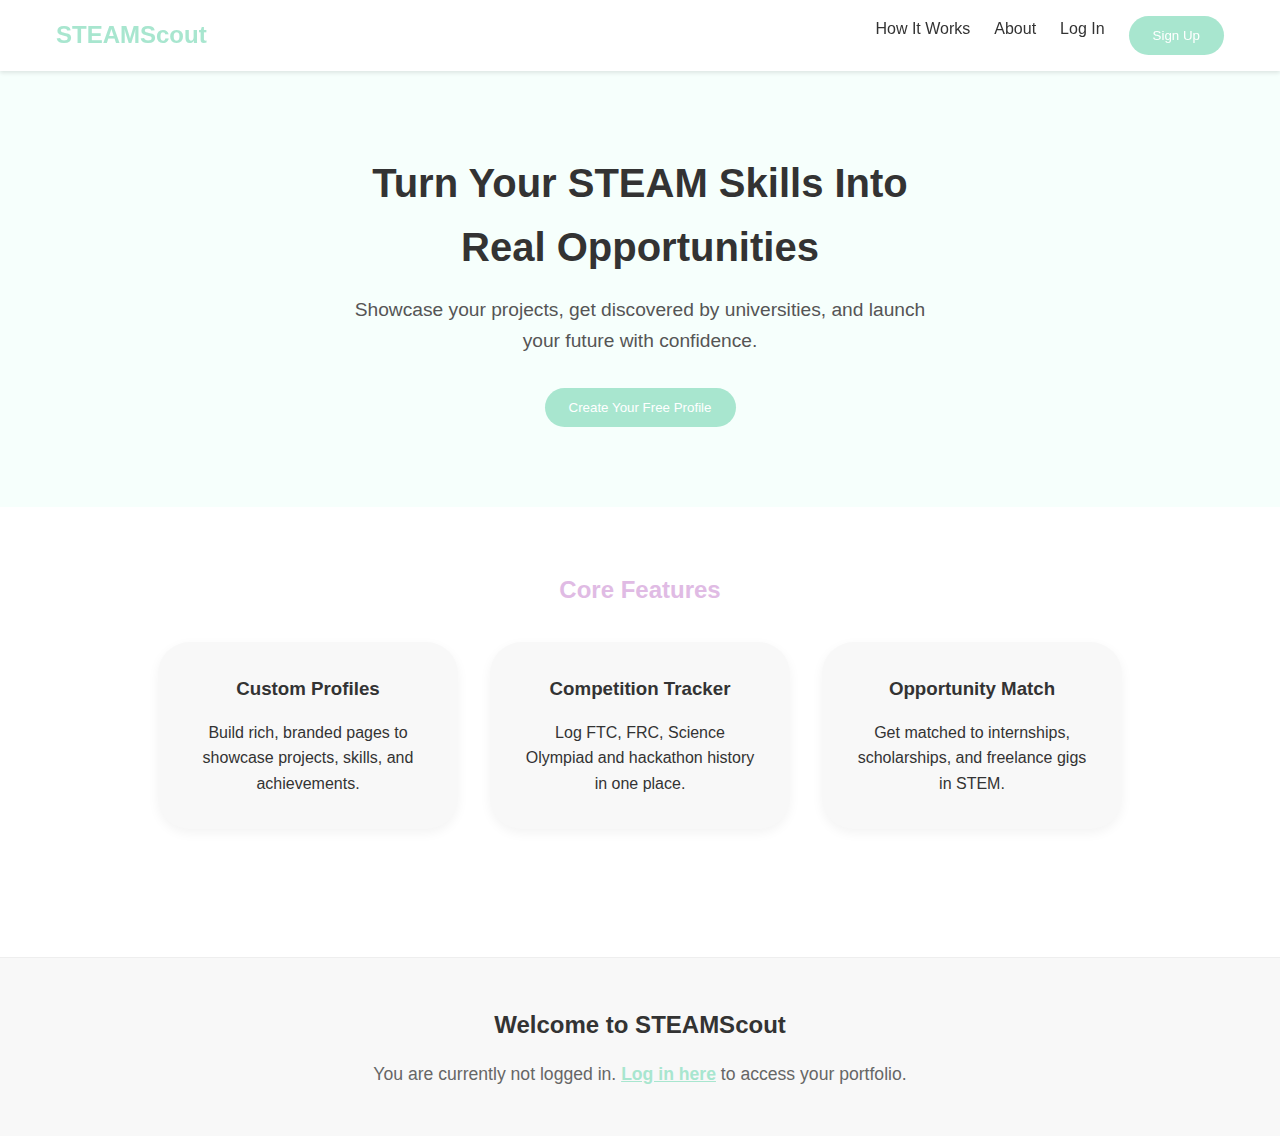
<file: index.html>
<!DOCTYPE html>
<html lang="en">
<head>
  <meta charset="UTF-8" />
  <meta name="viewport" content="width=device-width, initial-scale=1.0" />
  <title>STEAMScout - test update</title>
  <link rel="stylesheet" href="style.css" />
</head>
<body>
  <header>
    <nav>
      <div class="logo">STEAM<span style="color:#A8E6CF;">Scout</span></div>
      <ul>
        <li><a href="how-it-works.html">How It Works</a></li>
        <li><a href="about.html">About</a></li>
        <li><a href="login.html">Log In</a></li>
        <li><button class="cta" onclick="location.href='signup.html'">Sign Up</button></li>
      </ul>
    </nav>
  </header>

  <main>
    <!-- Hero -->
    <section class="hero" style="background-color: #f6fffc; padding: 5rem 2rem; text-align: center;">
      <div class="hero-content">
        <h1>Turn Your STEAM Skills Into<br />Real Opportunities</h1>
        <p>Showcase your projects, get discovered by universities, and launch<br />your future with confidence.</p>
        <button class="cta" onclick="location.href='signup.html'">Create Your Free Profile</button>
      </div>
    </section>

    <!-- Core Features -->
    <section class="section features" style="text-align: center;">
      <h2 style="color: #E0BBE4; margin-bottom: 2rem;">Core Features</h2>
      <div style="display: flex; justify-content: center; flex-wrap: wrap; gap: 2rem;">

        <div style="background: #f8f8f8; padding: 2rem; border-radius: 2rem; max-width: 300px; box-shadow: 0 4px 12px rgba(0,0,0,0.05);">
          <h3 style="color: #333; margin-bottom: 1rem;">Custom Profiles</h3>
          <p>Build rich, branded pages to showcase projects, skills, and achievements.</p>
        </div>

        <div style="background: #f8f8f8; padding: 2rem; border-radius: 2rem; max-width: 300px; box-shadow: 0 4px 12px rgba(0,0,0,0.05);">
          <h3 style="color: #333; margin-bottom: 1rem;">Competition Tracker</h3>
          <p>Log FTC, FRC, Science Olympiad and hackathon history in one place.</p>
        </div>

        <div style="background: #f8f8f8; padding: 2rem; border-radius: 2rem; max-width: 300px; box-shadow: 0 4px 12px rgba(0,0,0,0.05);">
          <h3 style="color: #333; margin-bottom: 1rem;">Opportunity Match</h3>
          <p>Get matched to internships, scholarships, and freelance gigs in STEM.</p>
        </div>

      </div>
    </section>

    <!-- Welcome Section -->
    <section id="welcome" style="margin-top: 4rem; padding: 3rem 2rem; text-align: center; background: #f8f8f8; border-top: 1px solid #eee;">
      <div style="max-width: 600px; margin: auto;">
        <h2 style="margin-bottom: 1rem;">Welcome to STEAMScout</h2>
        <p style="font-size: 1.1rem; color: #666;">
          You are currently not logged in. <a href="login.html" style="color: #A8E6CF; font-weight: bold;">Log in here</a> to access your portfolio.
        </p>
      </div>
    </section>
  </main>

  <script src="script.js"></script>
</body>
</html>
</file>
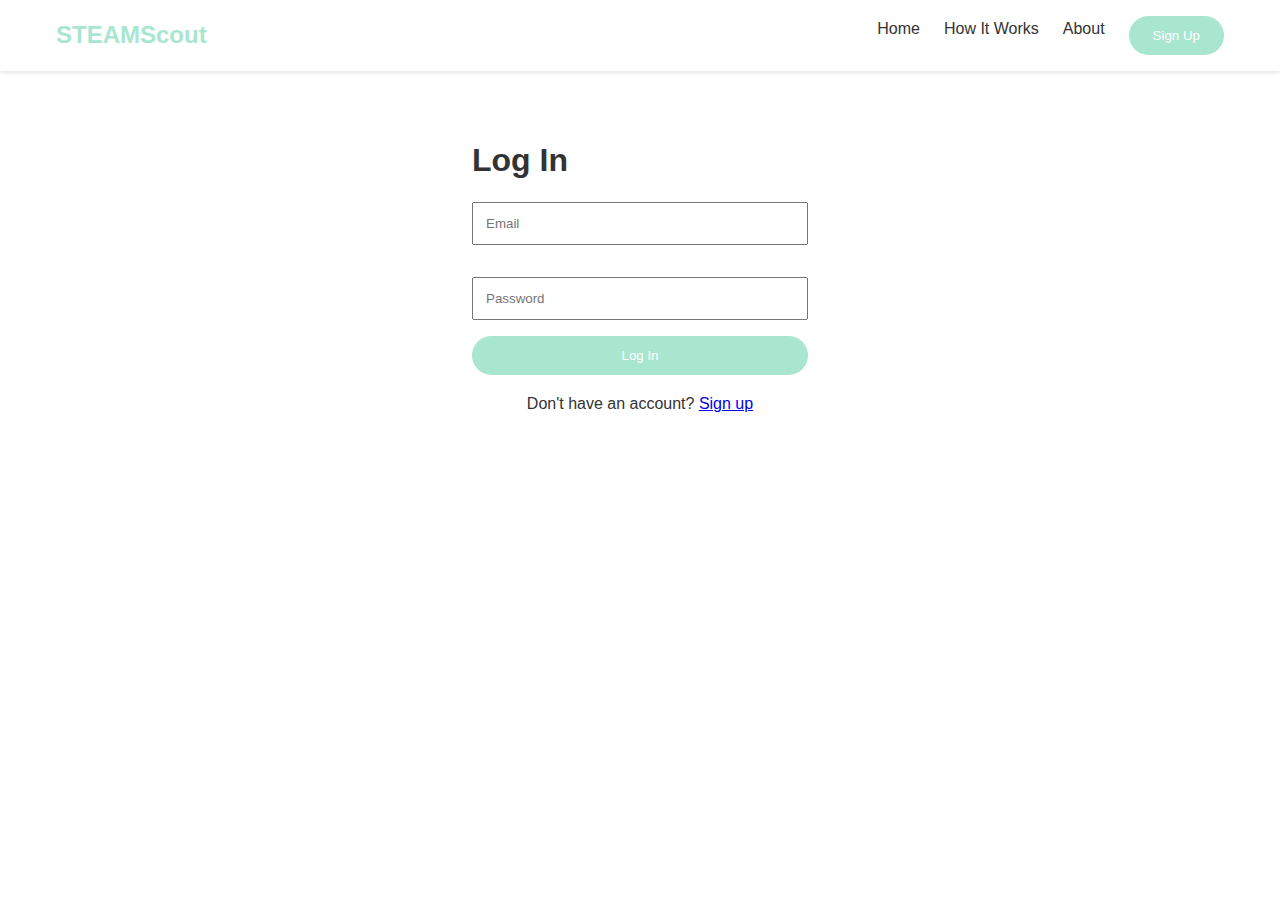
<file: login.html>
<!DOCTYPE html>
<html lang="en">
<head>
  <meta charset="UTF-8" />
  <meta name="viewport" content="width=device-width, initial-scale=1" />
  <title>Log In – STEAMScout</title>
  <link rel="stylesheet" href="style.css" />
</head>
<body>
  <header>
    <nav>
      <div class="logo">STEAMScout</div>
      <ul>
        <li><a href="index.html">Home</a></li>
        <li><a href="how-it-works.html">How It Works</a></li>
        <li><a href="about.html">About</a></li>
        <li><button class="cta" onclick="location.href='signup.html'">Sign Up</button></li>
      </ul>
    </nav>
  </header>

  <main class="section" style="max-width: 400px; margin: auto;">
    <h1>Log In</h1>
    <input type="email" placeholder="Email" style="width: 100%; margin: 1rem 0; padding: 0.75rem;" />
    <input type="password" placeholder="Password" style="width: 100%; margin: 1rem 0; padding: 0.75rem;" />
    <button class="cta" style="width: 100%;">Log In</button>
    <p style="text-align: center; margin-top: 1rem;">
      Don't have an account? <a href="signup.html">Sign up</a>
    </p>
  </main>

  <script src="script.js"></script>
</body>
</html>
</file>
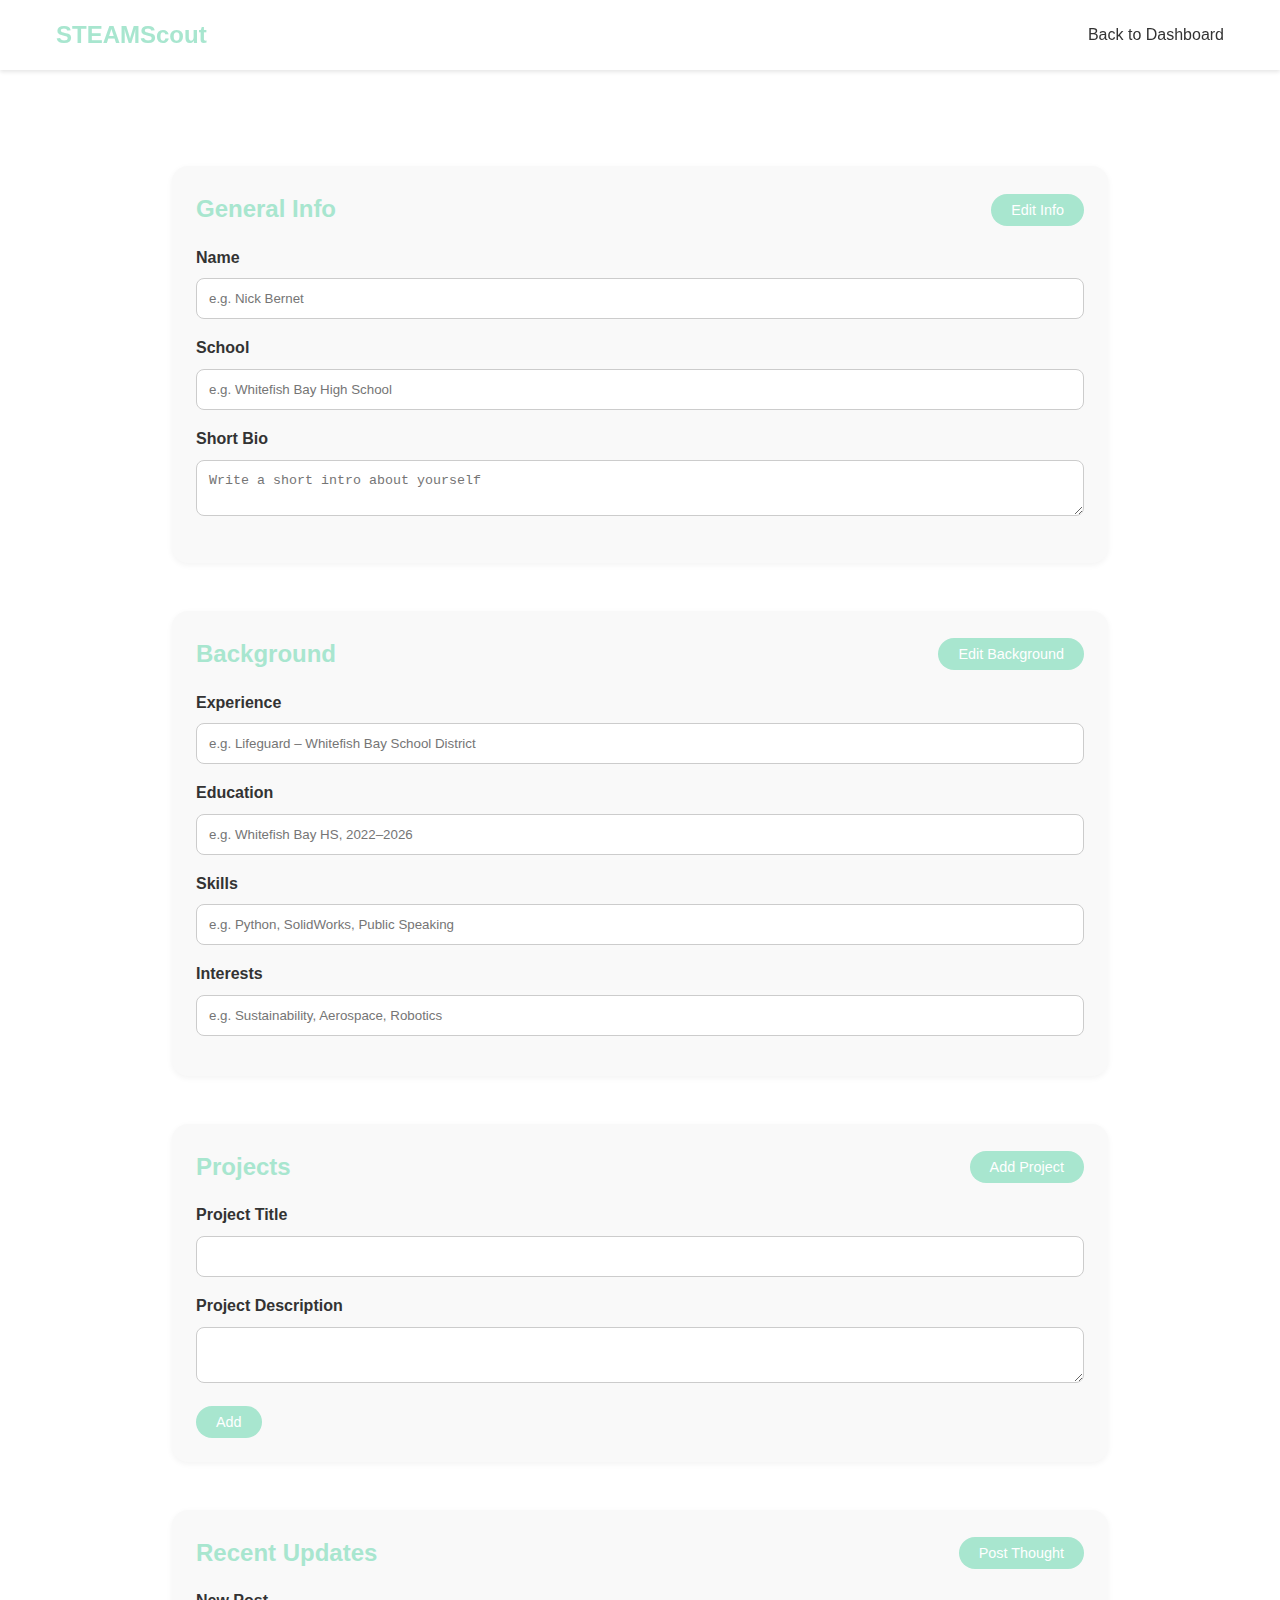
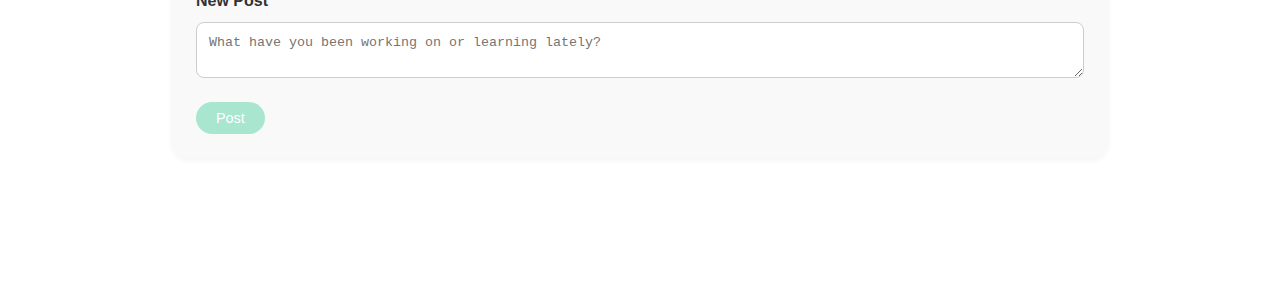
<file: portfolio.html>
<!DOCTYPE html>
<html lang="en">
<head>
  <meta charset="UTF-8" />
  <meta name="viewport" content="width=device-width, initial-scale=1" />
  <title>My Portfolio – STEAMScout</title>
  <link rel="stylesheet" href="style.css" />
  <style>
    main {
      max-width: 1000px;
      margin: 4rem auto;
      padding: 2rem;
    }

    h2 {
      color: #A8E6CF;
      margin-bottom: 1rem;
      display: flex;
      justify-content: space-between;
      align-items: center;
    }

    .section {
      margin-bottom: 3rem;
      padding: 1.5rem;
      background-color: #f9f9f9;
      border-radius: 1rem;
      box-shadow: 0 2px 6px rgba(0,0,0,0.05);
    }

    input, textarea {
      width: 100%;
      padding: 0.75rem;
      margin: 0.5rem 0 1rem 0;
      border: 1px solid #ccc;
      border-radius: 0.5rem;
    }

    .entry {
      padding: 0.75rem;
      background: #fff;
      border: 1px solid #ddd;
      border-radius: 0.5rem;
      margin-bottom: 1rem;
    }

    .cta-btn {
      background-color: #A8E6CF;
      color: white;
      border: none;
      padding: 0.5rem 1.25rem;
      border-radius: 1rem;
      cursor: pointer;
      font-size: 0.9rem;
    }

    .cta-btn:hover {
      background-color: #8DDDB7;
    }

    label {
      font-weight: bold;
    }
  @media (max-width: 600px) {
    h2 { flex-direction: column; align-items: flex-start; }
  }
  </style>
</head>
<body>
  <header>
    <nav>
      <div class="logo">STEAMScout</div>
      <ul>
        <li><a href="home.html">Back to Dashboard</a></li>
      </ul>
    </nav>
  </header>

  <main>
    <!-- General Info -->
    <section class="section" id="generalSection">
      <h2>
        General Info
        <button class="cta-btn" onclick="scrollToInput('genName')">Edit Info</button>
      </h2>
      <label>Name</label>
      <input type="text" id="genName" placeholder="e.g. Nick Bernet" />
      <label>School</label>
      <input type="text" id="genSchool" placeholder="e.g. Whitefish Bay High School" />
      <label>Short Bio</label>
      <textarea id="genBio" placeholder="Write a short intro about yourself"></textarea>
    </section>

    <!-- Background Info -->
    <section class="section" id="backgroundSection">
      <h2>
        Background
        <button class="cta-btn" onclick="scrollToInput('exp')">Edit Background</button>
      </h2>
      <label>Experience</label>
      <input type="text" id="exp" placeholder="e.g. Lifeguard – Whitefish Bay School District" />
      <label>Education</label>
      <input type="text" id="edu" placeholder="e.g. Whitefish Bay HS, 2022–2026" />
      <label>Skills</label>
      <input type="text" id="skills" placeholder="e.g. Python, SolidWorks, Public Speaking" />
      <label>Interests</label>
      <input type="text" id="interests" placeholder="e.g. Sustainability, Aerospace, Robotics" />
    </section>

    <!-- Projects -->
    <section class="section" id="projectsSection">
      <h2>
        Projects
        <button class="cta-btn" onclick="scrollToInput('projTitle')">Add Project</button>
      </h2>
      <label>Project Title</label>
      <input type="text" id="projTitle" />
      <label>Project Description</label>
      <textarea id="projDesc"></textarea>
      <button class="cta-btn" onclick="addProject()">Add</button>
      <div id="projectList"></div>
    </section>

    <!-- Updates -->
    <section class="section" id="updatesSection">
      <h2>
        Recent Updates
        <button class="cta-btn" onclick="scrollToInput('updateText')">Post Thought</button>
      </h2>
      <label>New Post</label>
      <textarea id="updateText" placeholder="What have you been working on or learning lately?"></textarea>
      <button class="cta-btn" onclick="addUpdate()">Post</button>
      <div id="updates"></div>
    </section>
  </main>

  <script>
    function addProject() {
      const title = document.getElementById('projTitle').value;
      const desc = document.getElementById('projDesc').value;
      if (!title || !desc) return alert('Please enter a project and description.');

      const div = document.createElement('div');
      div.className = 'entry';
      div.innerHTML = `<strong>${title}</strong><p>${desc}</p>`;
      document.getElementById('projectList').appendChild(div);

      document.getElementById('projTitle').value = '';
      document.getElementById('projDesc').value = '';
    }

    function addUpdate() {
      const text = document.getElementById('updateText').value;
      if (!text) return alert('Write something first.');

      const div = document.createElement('div');
      div.className = 'entry';
      div.innerHTML = `<p>${text}</p>`;
      document.getElementById('updates').prepend(div);

      document.getElementById('updateText').value = '';
    }

    function scrollToInput(id) {
      const input = document.getElementById(id);
      if (input) input.scrollIntoView({ behavior: 'smooth', block: 'center' });
    }
  </script>
</body>
</html>
</file>
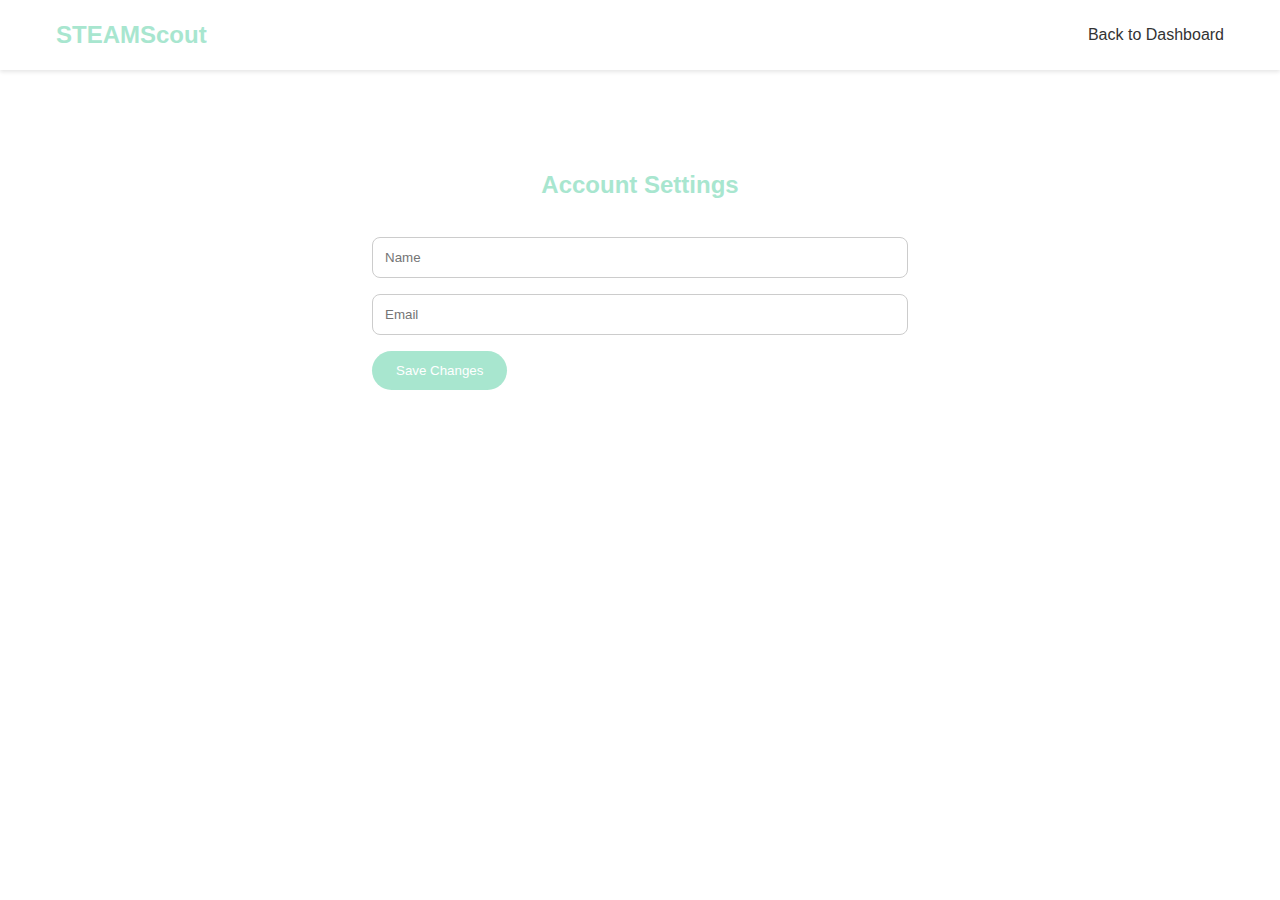
<file: settings.html>
<!DOCTYPE html>
<html lang="en">
<head>
  <meta charset="UTF-8" />
  <meta name="viewport" content="width=device-width, initial-scale=1" />
  <title>Settings – STEAMScout</title>
  <link rel="stylesheet" href="style.css" />
  <style>
    .settings {
      max-width: 600px;
      margin: 4rem auto;
      padding: 2rem;
    }

    .settings h2 {
      color: #A8E6CF;
      text-align: center;
      margin-bottom: 2rem;
    }

    input {
      width: 100%;
      padding: 0.75rem;
      margin-bottom: 1rem;
      border-radius: 0.5rem;
      border: 1px solid #ccc;
    }
  @media (max-width: 600px) {
    .settings { margin: 2rem 1rem; }
  }
  </style>
</head>
<body>
  <header>
    <nav>
      <div class="logo">STEAMScout</div>
      <ul>
        <li><a href="home.html">Back to Dashboard</a></li>
      </ul>
    </nav>
  </header>

  <main class="settings">
    <h2>Account Settings</h2>
    <input type="text" id="name" placeholder="Name" />
    <input type="email" id="email" placeholder="Email" />
    <button class="cta" onclick="saveSettings()">Save Changes</button>
  </main>

  <script>
    const user = JSON.parse(localStorage.getItem('user'));
    const nameInput = document.getElementById('name');
    const emailInput = document.getElementById('email');

    if (user) {
      nameInput.value = user.name;
      emailInput.value = user.email;
    }

    function saveSettings() {
      const updatedUser = {
        name: nameInput.value,
        email: emailInput.value
      };
      localStorage.setItem('user', JSON.stringify(updatedUser));
      alert('Settings saved.');
      window.location.href = 'home.html';
    }
  </script>
</body>
</html>
</file>
<file: style.css>
* {
  margin: 0;
  padding: 0;
  box-sizing: border-box;
}

body {
  font-family: 'Segoe UI', sans-serif;
  background-color: #ffffff;
  color: #333;
  line-height: 1.6;
}

header {
  background-color: #fff;
  box-shadow: 0 2px 4px rgba(0,0,0,0.1);
  position: sticky;
  top: 0;
  z-index: 1000;
}

nav {
  max-width: 1200px;
  margin: auto;
  display: flex;
  justify-content: space-between;
  align-items: center;
  padding: 1rem;
}

.logo {
  font-size: 1.5rem;
  font-weight: bold;
  color: #A8E6CF;
}

nav ul {
  list-style: none;
  display: flex;
  gap: 1.5rem;
}

nav a, .cta {
  text-decoration: none;
  color: #333;
  font-weight: 500;
}

.cta {
  background-color: #A8E6CF;
  color: white;
  padding: 0.75rem 1.5rem;
  border: none;
  border-radius: 2rem;
  cursor: pointer;
  transition: background 0.3s ease;
}

.cta:hover {
  background-color: #8DDDB7;
}

/* Hero Section */
.hero {
  background-color: #f5fdfb;
  padding: 5rem 2rem;
  text-align: center;
}

.hero h1 {
  font-size: 2.5rem;
  color: #333;
  margin-bottom: 1rem;
}

.hero p {
  font-size: 1.2rem;
  margin-bottom: 2rem;
  color: #555;
}

.hero-content {
  max-width: 600px;
  margin: auto;
}

/* Feature Section */
.section {
  padding: 4rem 2rem;
  max-width: 1200px;
  margin: auto;
}

.features h2 {
  text-align: center;
  margin-bottom: 2rem;
  color: #E0BBE4;
}

.feature-grid {
  display: grid;
  grid-template-columns: repeat(auto-fit, minmax(250px, 1fr));
  gap: 2rem;
}

.feature {
  text-align: center;
}

#welcome {
  background-color: #f9f9f9;
  padding: 3rem 2rem;
  border-top: 1px solid #eee;
  text-align: center;
}

/* Fade-in animation */
@keyframes fadeInUp {
  from {
    opacity: 0;
    transform: translateY(20px);
  }
  to {
    opacity: 1;
    transform: translateY(0);
  }
}

/* Apply to all sections */
.section, .hero {
  animation: fadeInUp 0.6s ease-in-out both;
}

/* Welcome message slide */
#welcome {
  animation: fadeInUp 0.8s ease-in-out both;
  animation-delay: 0.2s;
}

/* Button hover pop */
.cta {
  transition: all 0.3s ease;
}

.cta:hover {
  transform: scale(1.05);
}
@media (max-width: 600px) {
  nav {
    flex-direction: column;
    align-items: flex-start;
  }

  nav ul {
    flex-direction: column;
    gap: 0.75rem;
    width: 100%;
    margin-top: 0.5rem;
  }

  .hero {
    padding: 3rem 1rem;
  }

  .hero h1 {
    font-size: 1.75rem;
  }

  .hero p {
    font-size: 1rem;
  }

  .section {
    padding: 2rem 1rem;
  }

  .feature-grid,
  .dashboard-preview {
    grid-template-columns: 1fr;
  }
}
</file>
